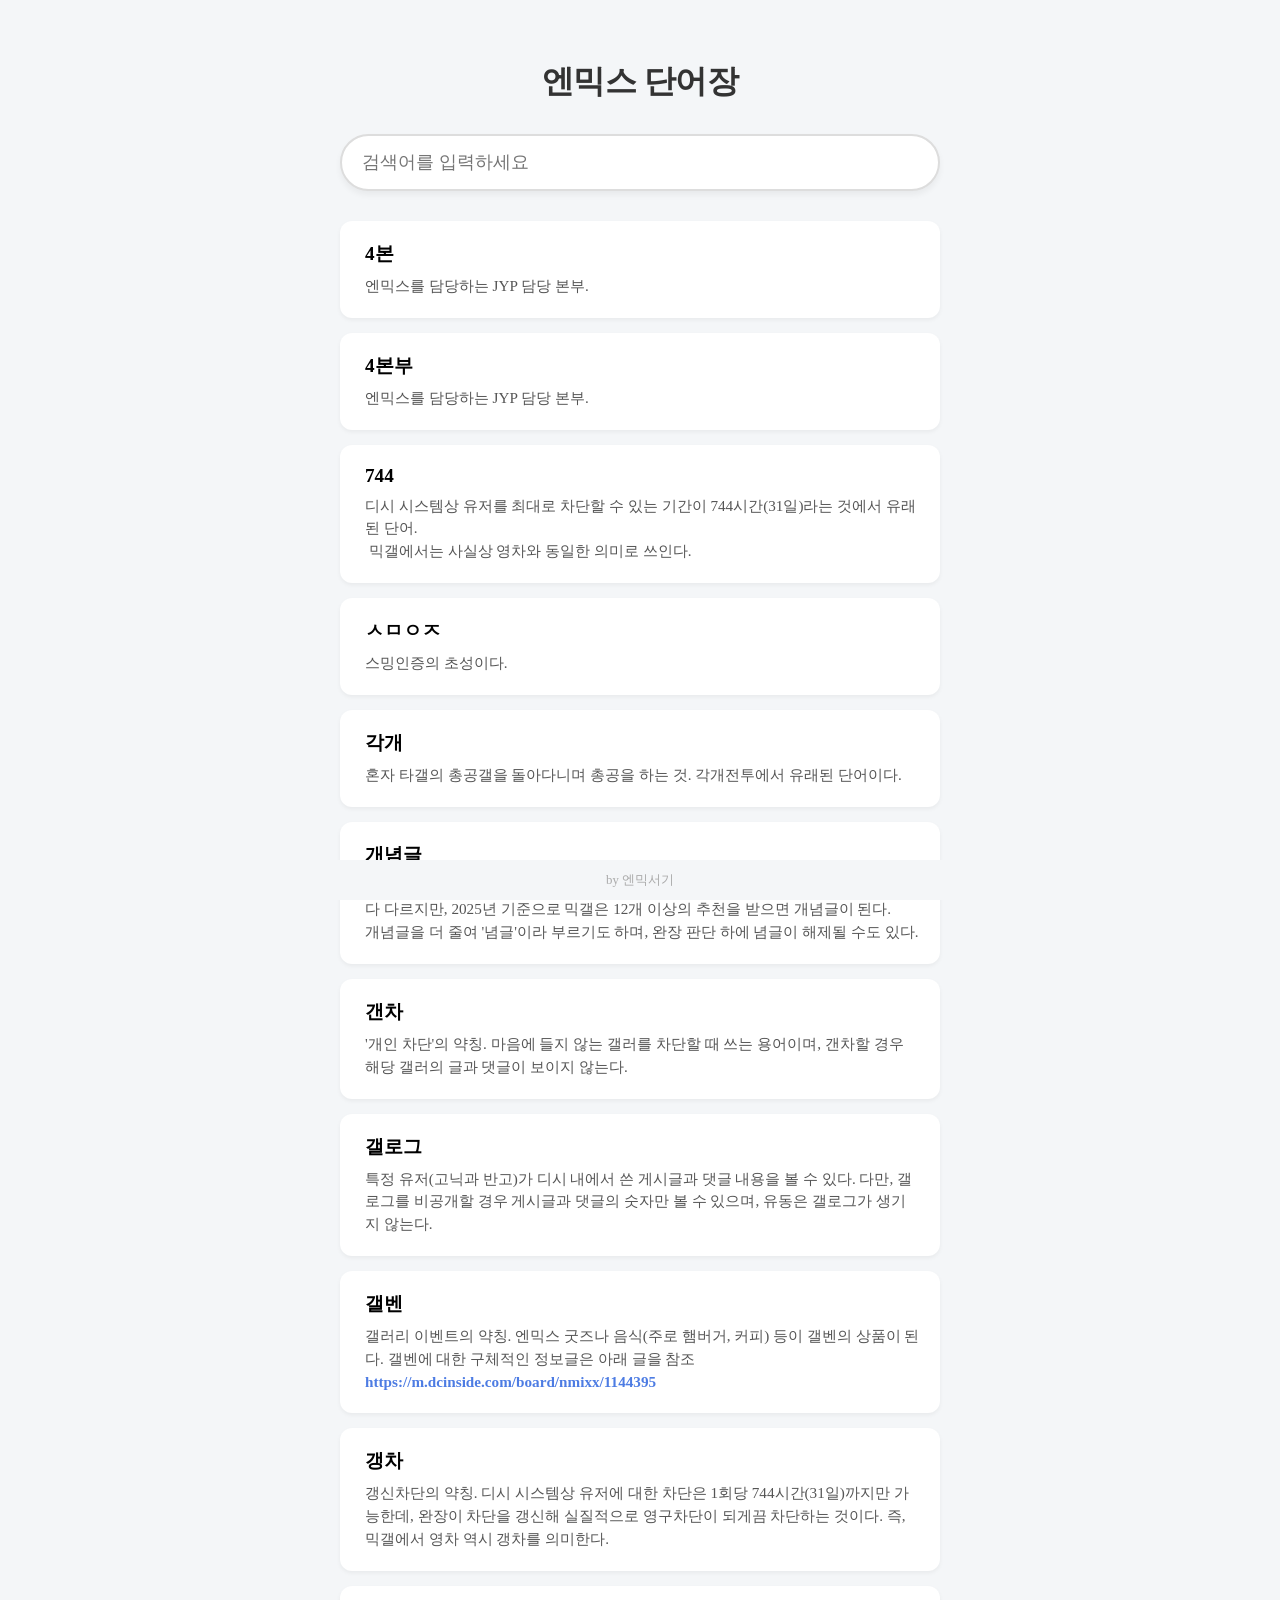
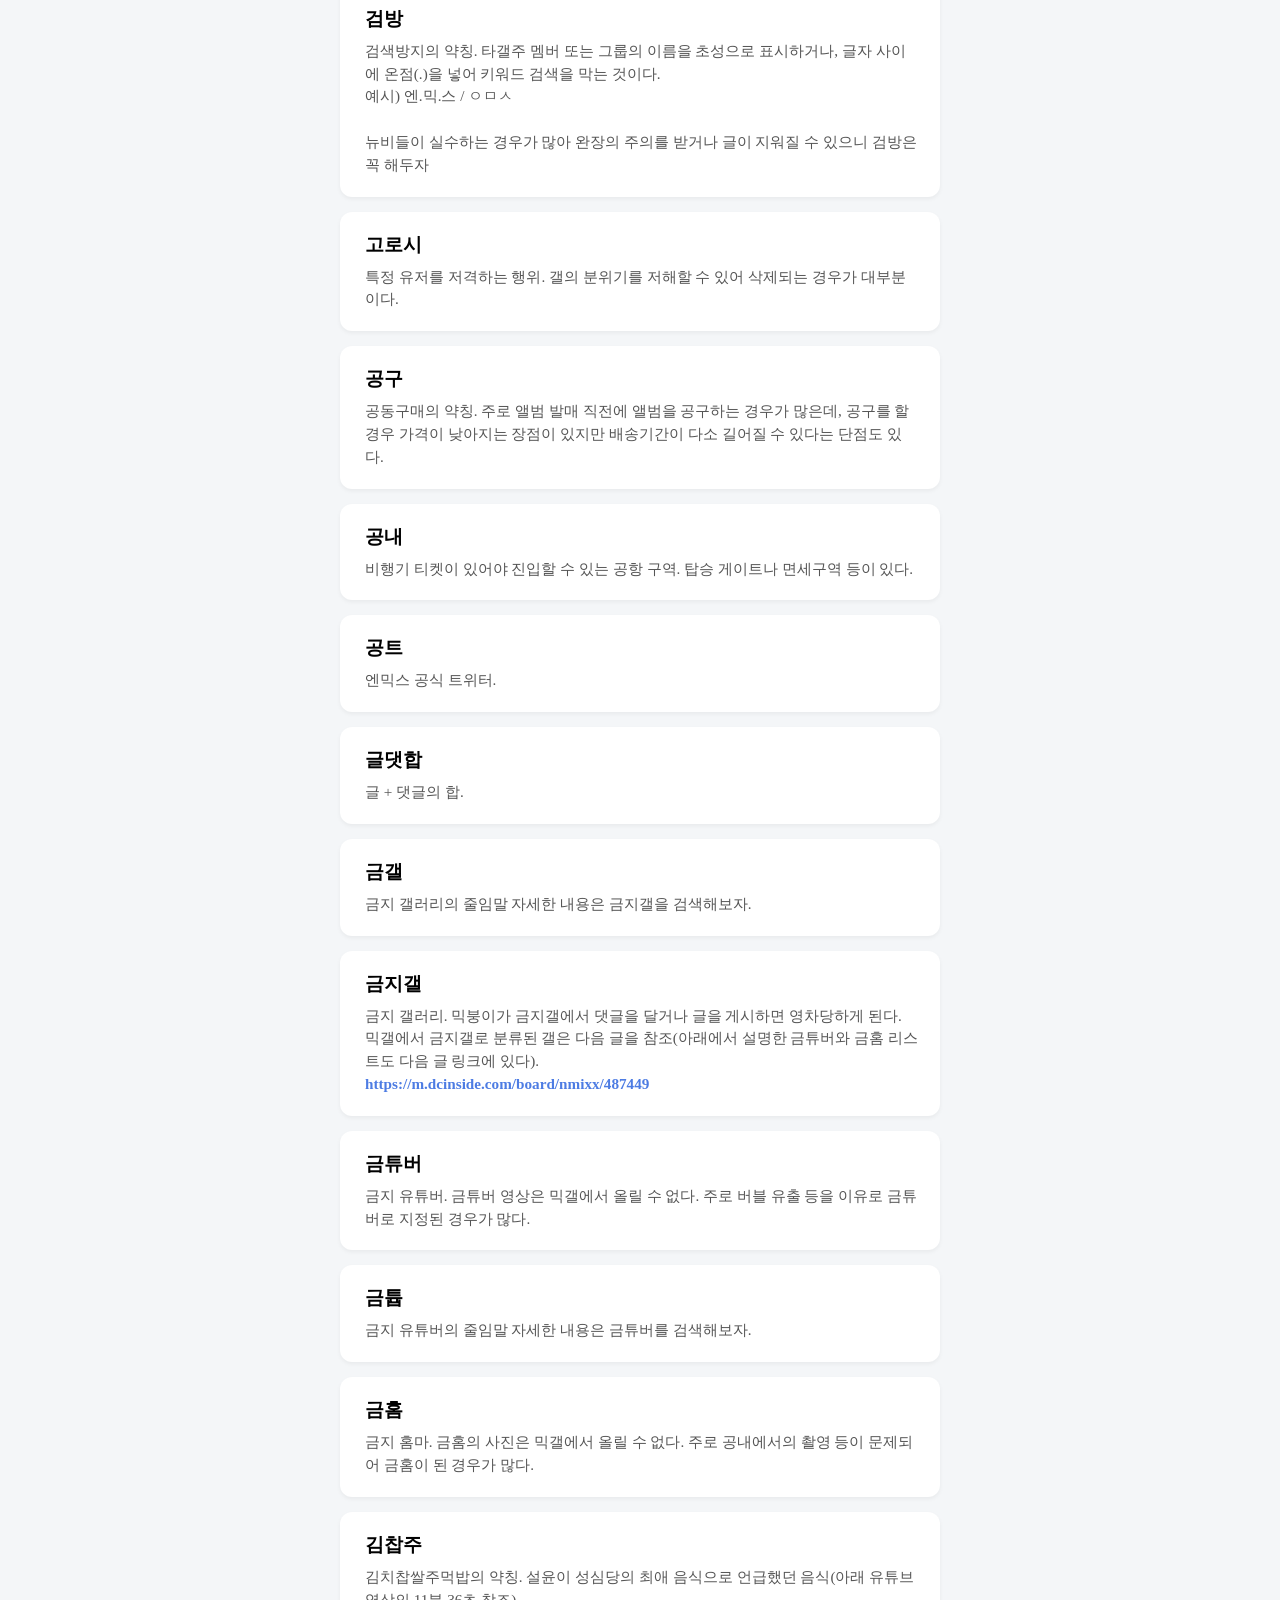
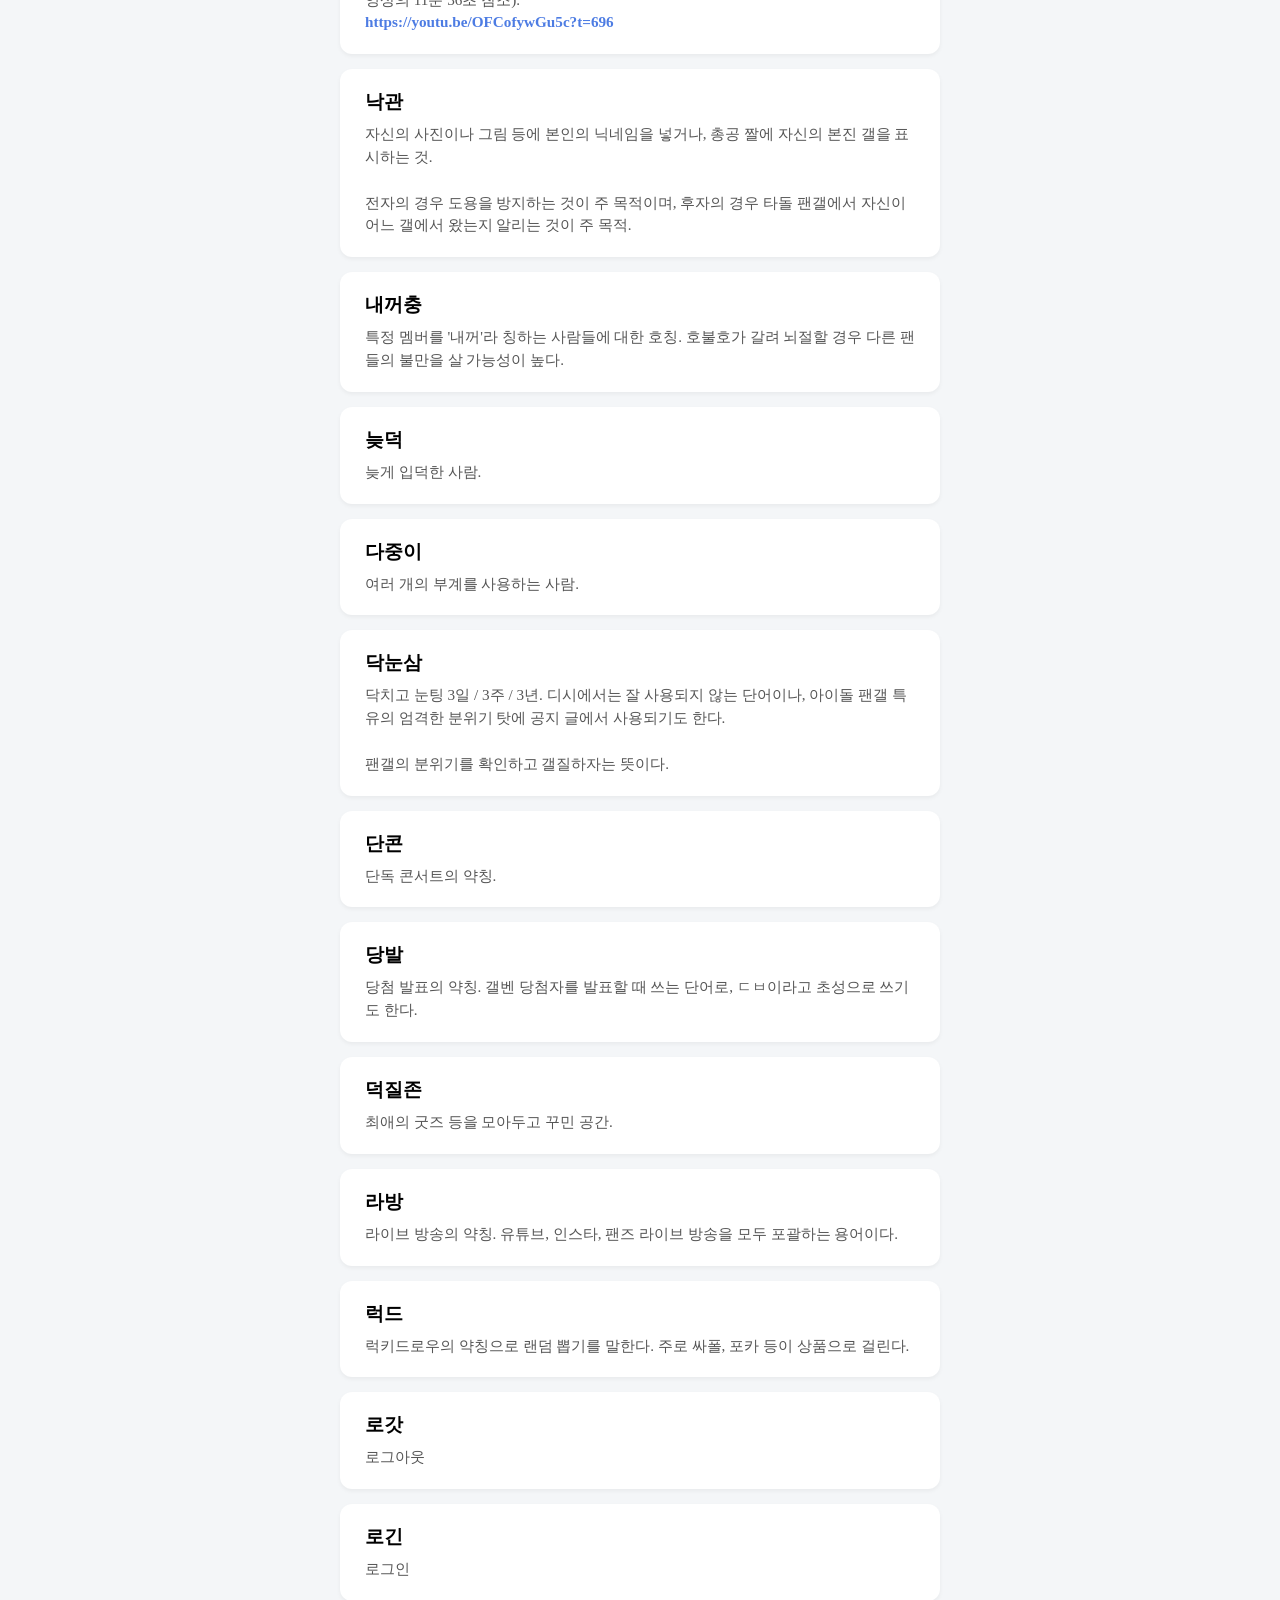
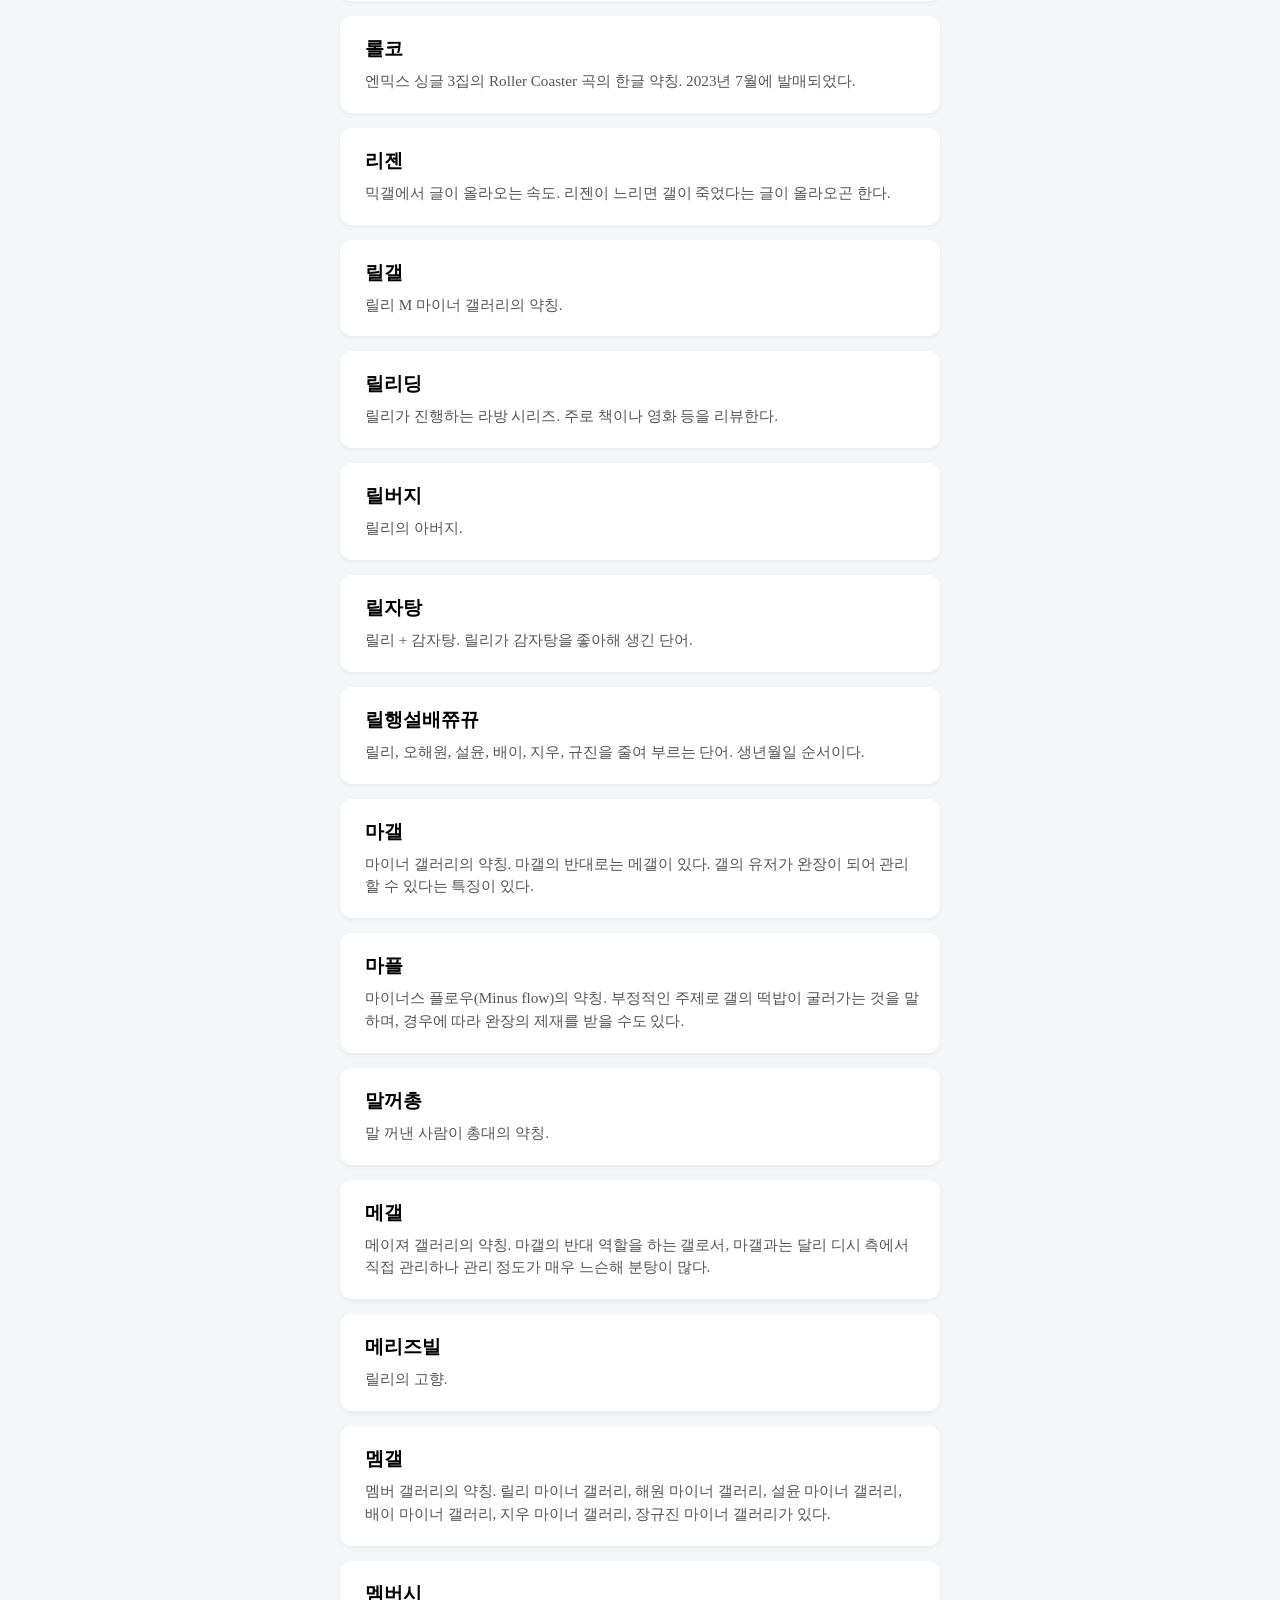
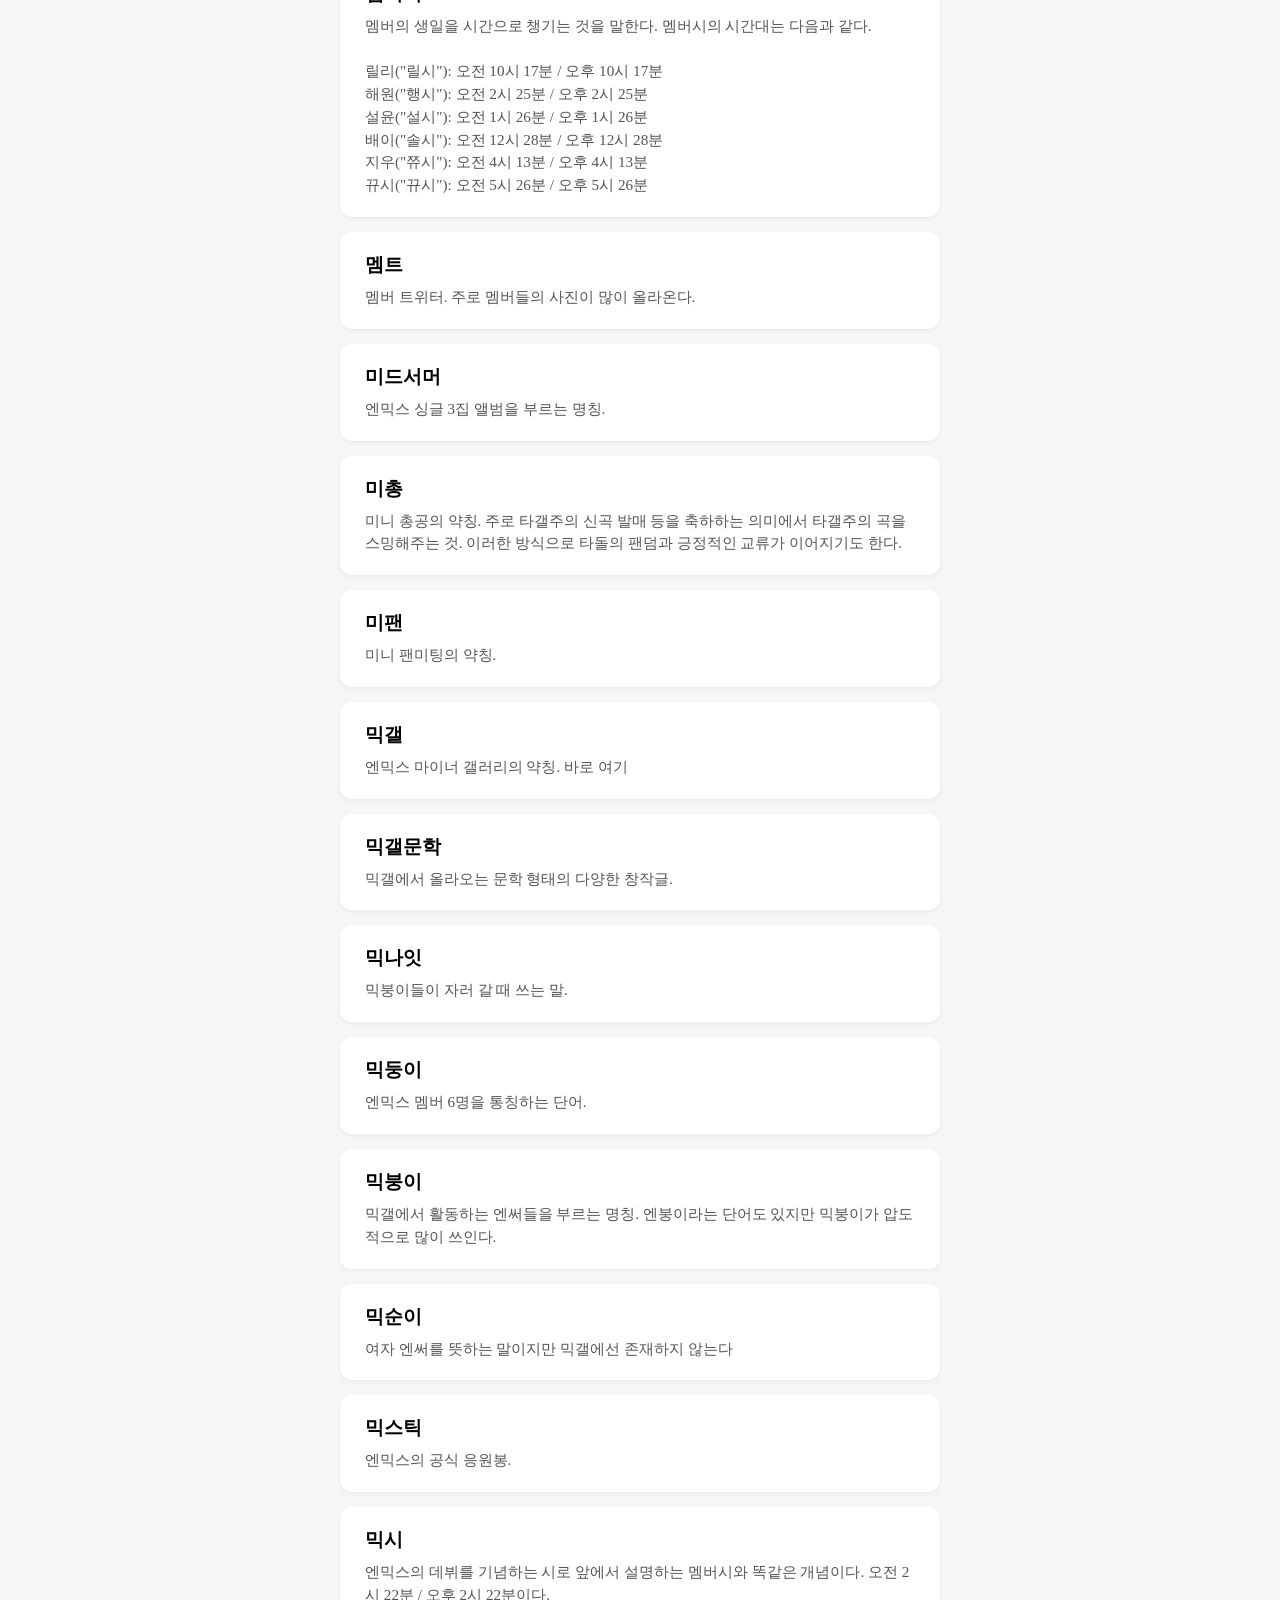
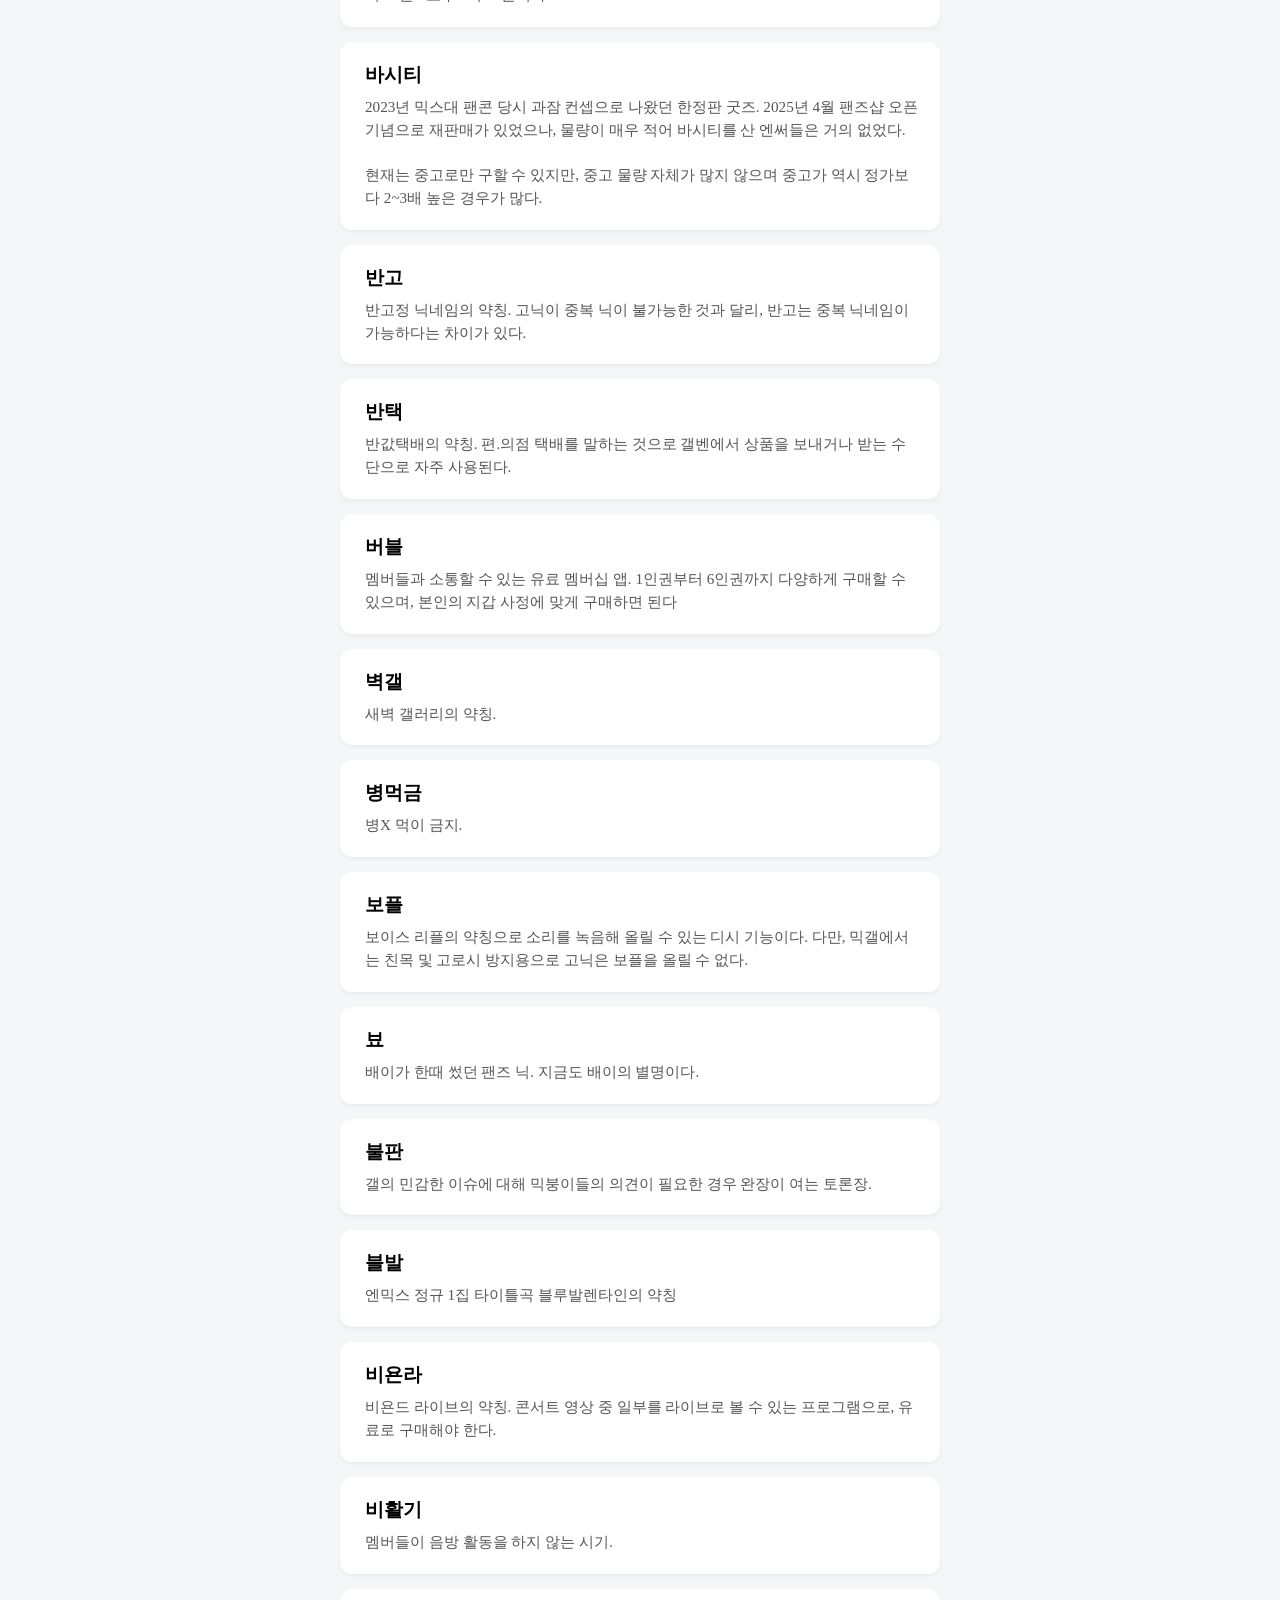
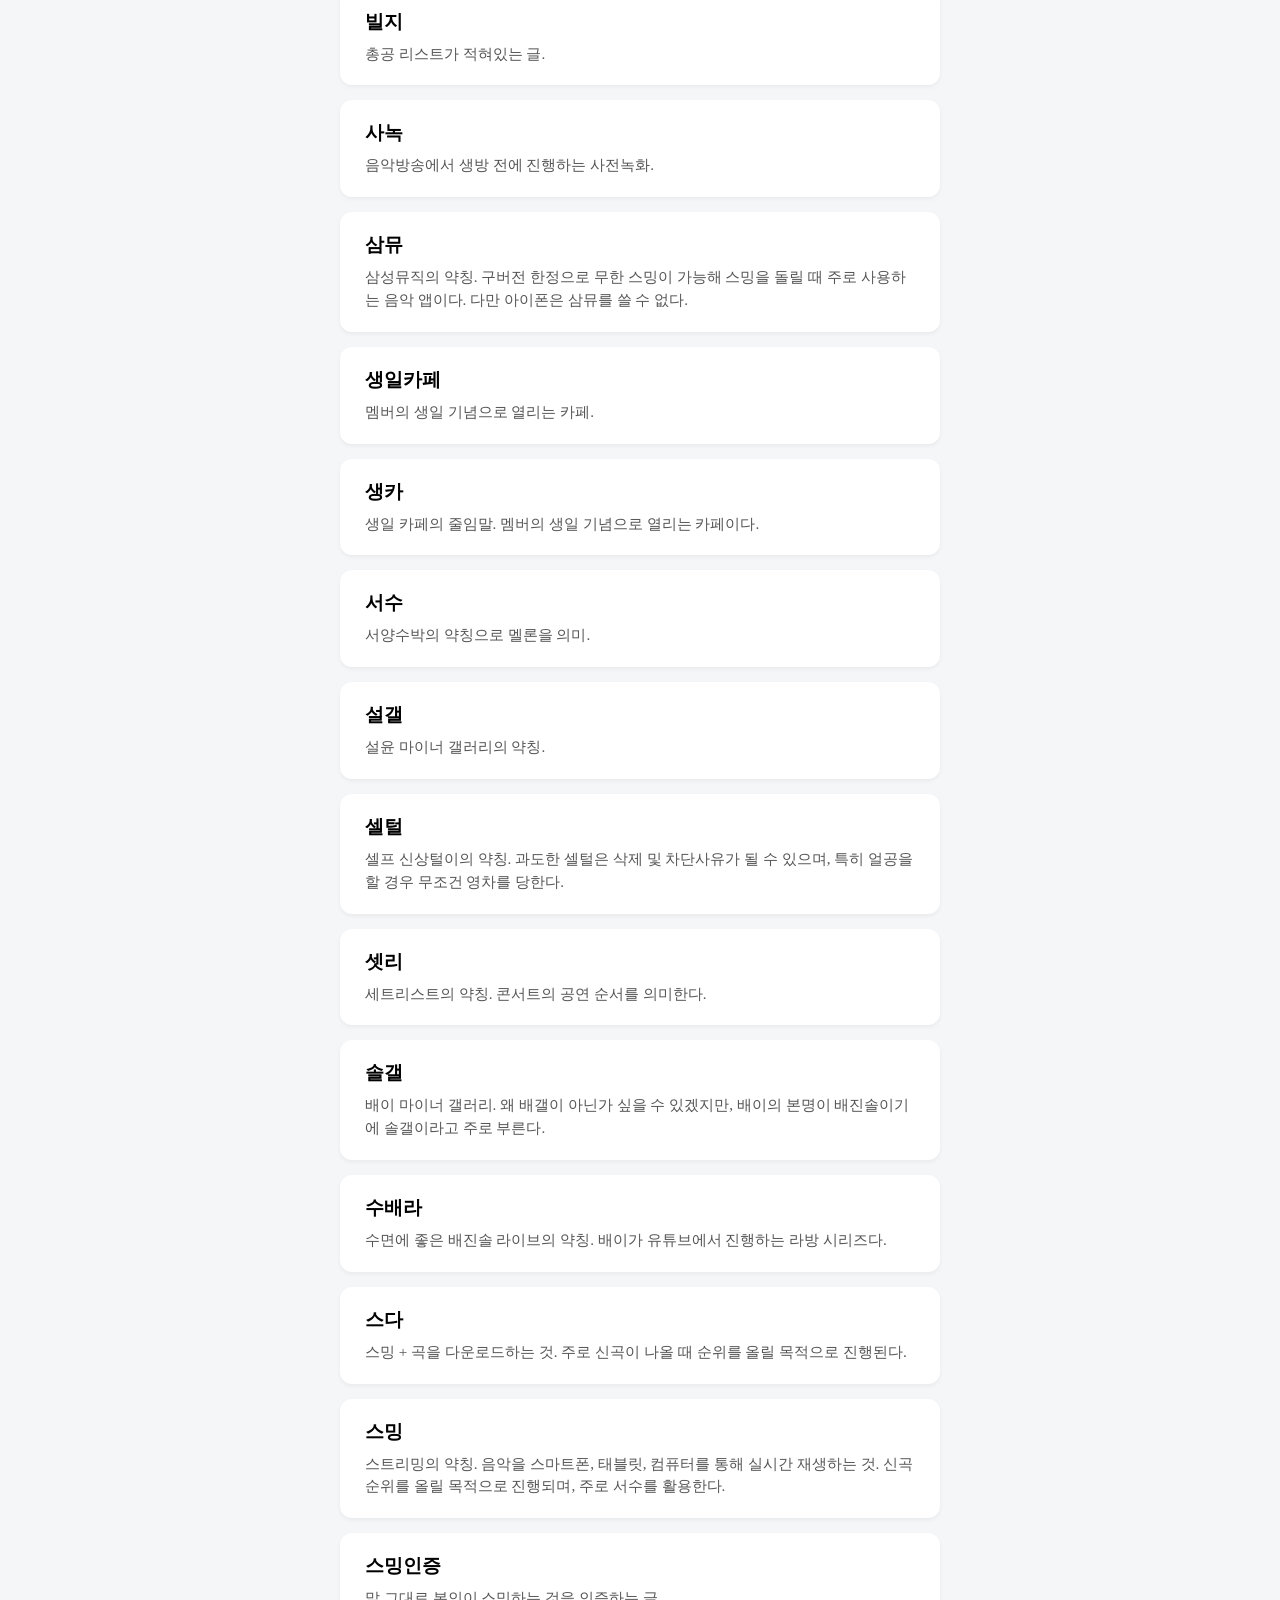
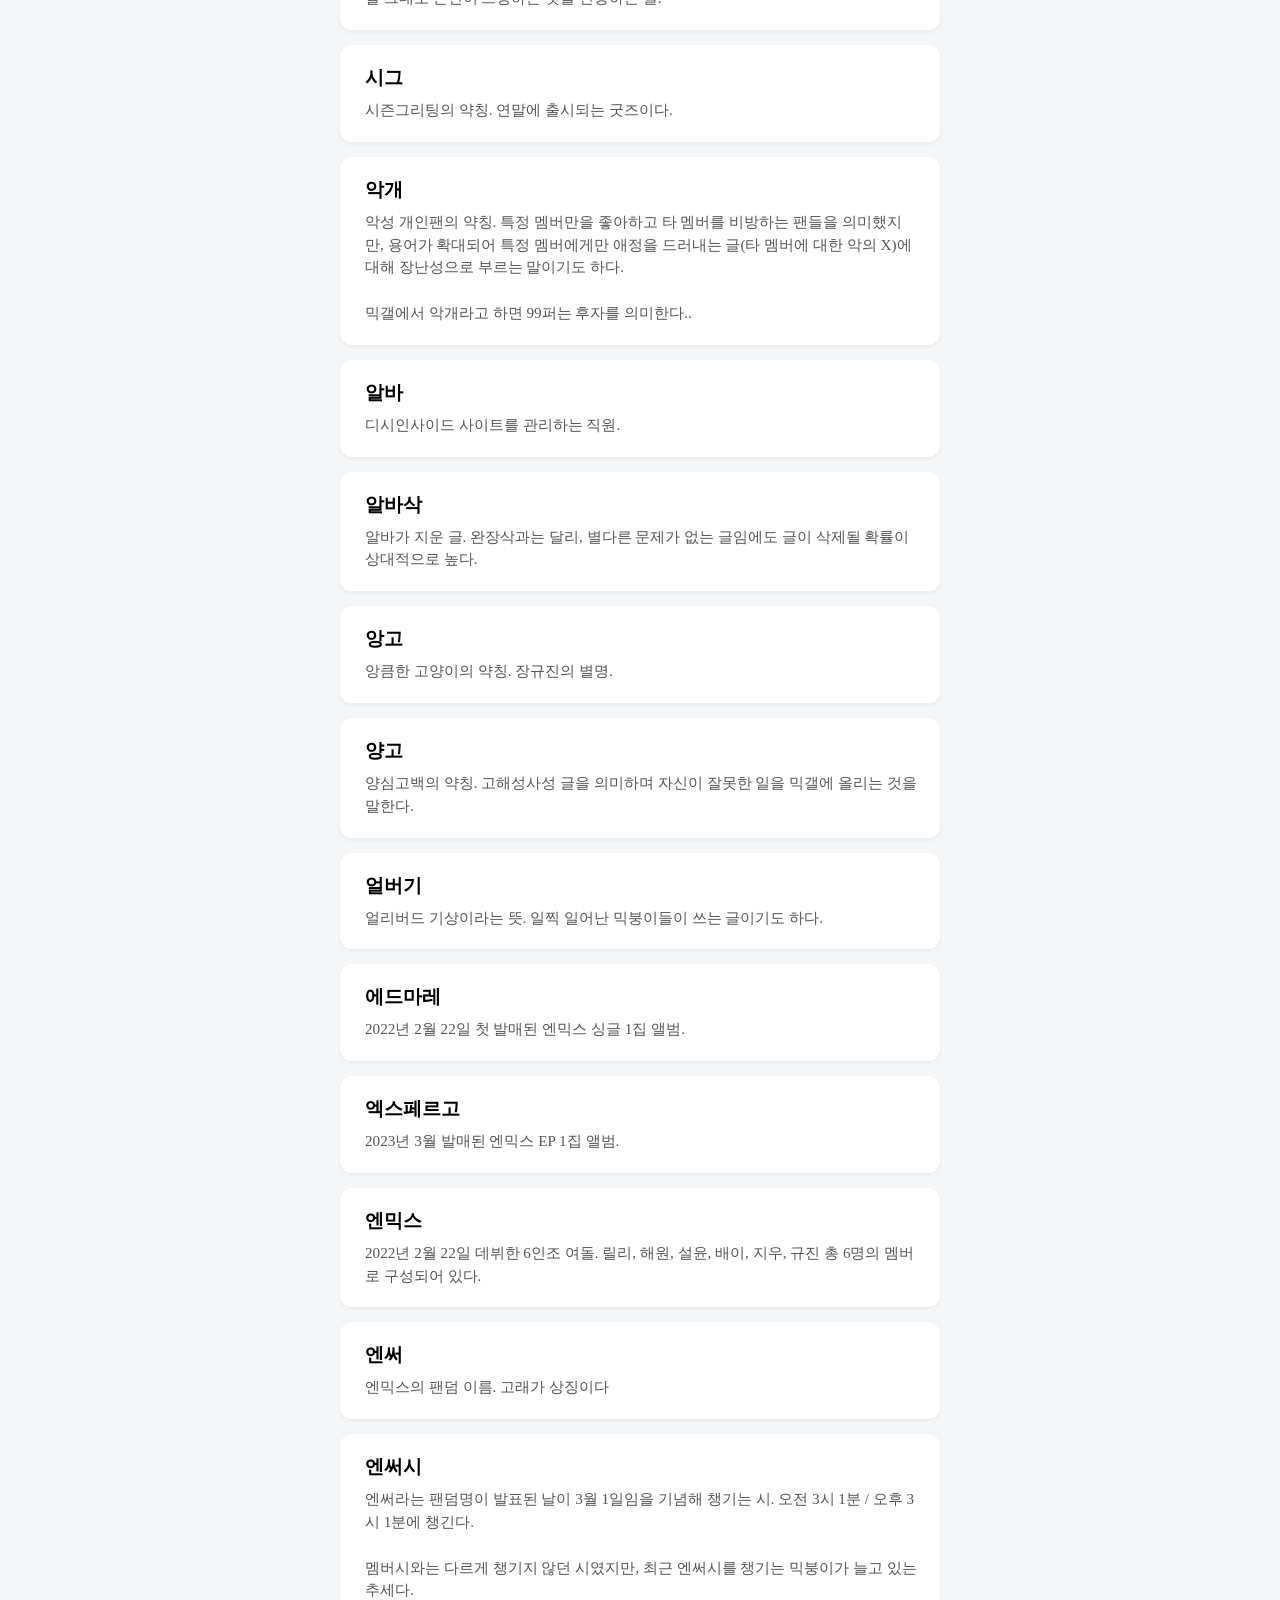
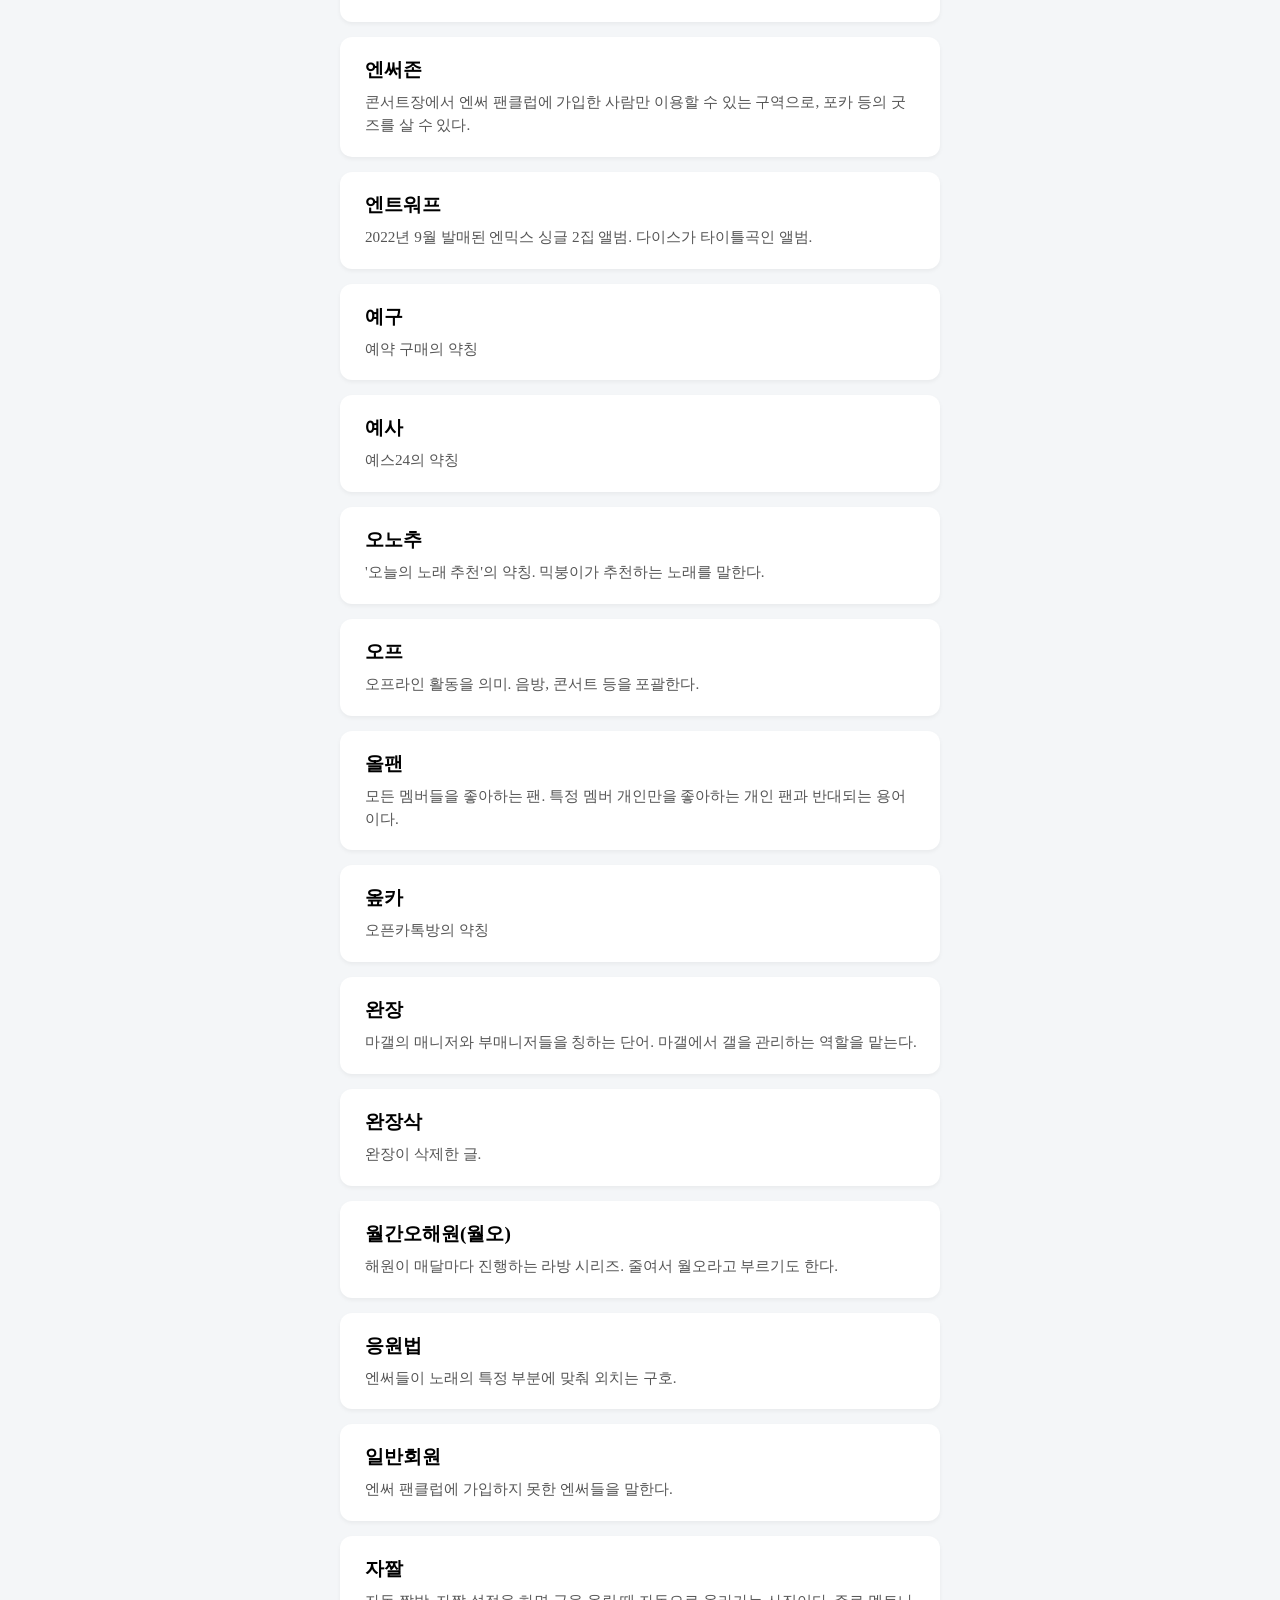
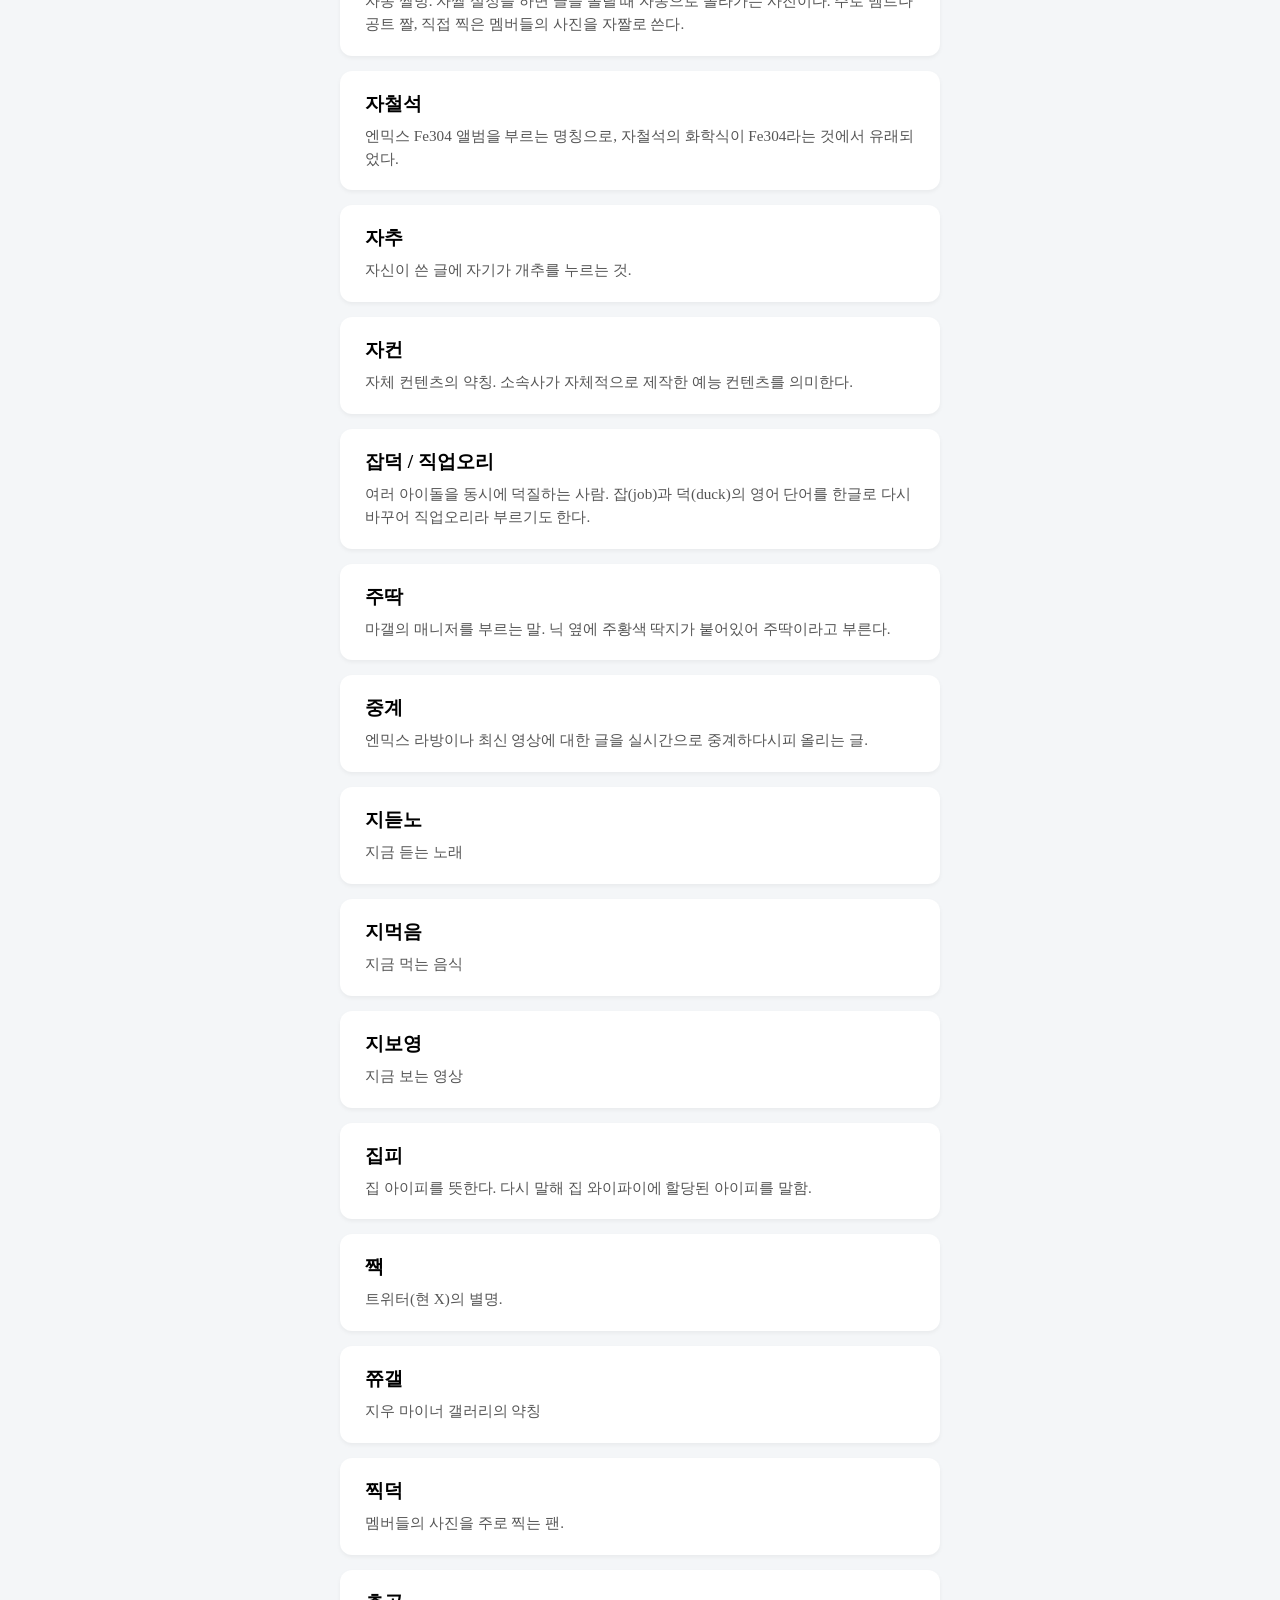
<file: word.html>
<!DOCTYPE html>
<html lang="ko">
<head>
    <meta charset="UTF-8">
    <meta name="viewport" content="width=device-width, initial-scale=1.0">
    <title>NMIXXER - 단어장</title>
    <link rel="stylesheet" href="static/style.css">
    <link rel="stylesheet" href="static/word.css">
</head>
<body>

    <div class="container word-layout">
        <h1>엔믹스 단어장</h1>
        
        <div class="search-wrapper">
            <input type="text" id="searchInput" placeholder="검색어를 입력하세요">
        </div>

        <div id="resultContainer" class="result-list">
            <div class="info-message">데이터를 불러오는 중...</div>
        </div>
    </div>

    <div class="footer">by 엔믹서기</div>

    <script src="static/script.js"></script>
    <script src="static/word.js"></script>

</body>
</html>
</file>
<file: static/style.css>
/* =========================================
   1. 기본 설정 (Variables & Reset)
   ========================================= */
:root {
    /* 통합 컬러: 차분한 블루 (#4D7CE3) */
    --primary: #4D7CE3; 
    --bg: #f4f6f8;
    --card-bg: #ffffff;
    --text-color: #333;
    --gray-light: #eee;
    --link-color: #007bff;
    --tag-bg: #f8f9fa; /* 태그 배경색 추가 */
}

body {
    font-family: 'Pretendard';
    background-color: var(--bg);
    margin: 0;
    padding: 20px;
    color: var(--text-color);
    padding-bottom: 80px; /* 하단 푸터/플로팅바 공간 확보 */
    box-sizing: border-box;
}

h1 {
    text-align: center;
    color: #333;
    margin-bottom: 30px;
    font-size: 2rem;
    font-weight: 800;
    letter-spacing: -0.5px;
}

/* =========================================
   2. 레이아웃 & 공통 컴포넌트
   ========================================= */
.container {
    margin: 0 auto;
    /* 기본 폭 설정 */
    max-width: 1000px; 
}

/* 페이지별 컨테이너 폭 조절 (상황에 따라 사용) */
.container.main-layout { max-width: 800px; min-height: 80vh; display: flex; flex-direction: column; justify-content: center; margin-top: 40px; }
.container.shop-layout { max-width: 800px; margin-top: 40px;}
.container.word-layout { max-width: 600px; margin-top: 40px;}

/* 구분선 */
.divider { border: 0; border-top: 1px dashed #ddd; margin: 20px 0; }

/* --- 공통 검색창 스타일 --- */
.search-wrapper {
    position: relative;
    margin-bottom: 30px;
    max-width: 600px;
    margin-left: auto;
    margin-right: auto;
}

/* input[type="text"] 공통 스타일로 통합 */
input[type="text"] {
    width: 100%;
    padding: 16px 20px;
    font-size: 1.1rem;
    border: 2px solid #ddd;
    border-radius: 50px;
    outline: none;
    box-shadow: 0 4px 6px rgba(0,0,0,0.05);
    transition: all 0.3s;
    box-sizing: border-box;
}

input[type="text"]:focus {
    border-color: var(--primary);
    box-shadow: 0 4px 12px rgba(77, 124, 227, 0.2);
}

/* --- 공통 버튼 스타일 --- */
.btn-reset {
    margin-left: auto; 
    background: #f0f0f0; 
    border: none; 
    padding: 6px 12px;
    border-radius: 6px; 
    cursor: pointer; 
    font-size: 0.8rem; 
    color: #666;
    transition: background 0.2s;
}
.btn-reset:hover { background: #e0e0e0; }

.btn-add {
    margin-top: auto; 
    width: 100%; 
    padding: 10px;
    background-color: #333; 
    color: white; 
    border: none;
    border-radius: 8px; 
    cursor: pointer; 
    font-weight: 600; 
    transition: background-color 0.2s;
}
.btn-add:hover { background-color: var(--primary); }

/* --- 공통 푸터 --- */
.footer {
    position: fixed;       
    bottom: 0;             
    left: 0;
    width: 100%;
    height: 40px;          
    line-height: 40px;    
    text-align: center;
    font-size: 0.8rem;
    color: #aaa;            
    background-color: var(--bg); 
    z-index: 9999;         
}


/* =========================================
   3. 필터 & 태그 & 날짜 (검색 페이지용)
   ========================================= */
.filter-section {
    background: white; 
    padding: 25px; 
    border-radius: 16px;
    margin-bottom: 30px; 
    box-shadow: 0 2px 8px rgba(0,0,0,0.03);
}

.filter-group { margin-bottom: 20px; }
.filter-group:last-child { margin-bottom: 0; }

.filter-label {
    font-size: 0.85rem; 
    font-weight: 800; 
    color: #444;
    text-transform: uppercase; 
    letter-spacing: 0.5px;
    margin-bottom: 10px; 
    display: block;
}

/* 아코디언 스타일 */
.accordion-container {
    display: flex; 
    flex-direction: column; 
    gap: 10px;
}

.category-item {
    border: 1px solid #eee; 
    border-radius: 8px; 
    overflow: hidden;
}

.category-header {
    background: #fff; 
    padding: 12px 16px; 
    cursor: pointer;
    font-size: 0.95rem; 
    font-weight: 700; 
    color: #555;
    display: flex; 
    justify-content: space-between; 
    align-items: center;
    transition: background 0.2s;
}
.category-header:hover { background: #f9f9f9; color: var(--primary); }
.category-header::after {
    content: '▼'; 
    font-size: 0.7rem; 
    color: #999; 
    transition: transform 0.3s;
}
.category-item.active .category-header::after { transform: rotate(180deg); }

.category-content {
    display: none; 
    padding: 15px; 
    background: #fafafa; 
    border-top: 1px solid #eee;
}
.category-item.active .category-content { display: block; }

/* 태그 버튼 */
.tag-container { display: flex; flex-wrap: wrap; gap: 8px; }

.tag-btn {
    padding: 6px 14px; 
    border-radius: 20px; 
    border: 1px solid #e0e0e0;
    background: var(--tag-bg); 
    color: #555; 
    cursor: pointer;
    font-size: 0.85rem; 
    font-weight: 500; 
    transition: all 0.2s;
}
.tag-btn:hover { border-color: var(--primary); color: var(--primary); background: white; }
.tag-btn.active {
    background: var(--primary); 
    color: white; 
    border-color: var(--primary);
    font-weight: 600; 
    box-shadow: 0 2px 6px rgba(77, 124, 227, 0.3);
}

/* Shorts 태그 포인트 */
.tag-btn.shorts-tag { border-color: #ff0000; color: #ff0000; background: #fff0f0; }
.tag-btn.shorts-tag.active { background: #ff0000; color: white; }

/* 날짜 입력 */
.date-container { display: flex; align-items: center; gap: 10px; flex-wrap: wrap; }

input.date-input {
    width: 150px; 
    padding: 10px 14px; 
    border: 1px solid #ddd;
    border-radius: 8px; 
    font-family: 'Pretendard', sans-serif;
    color: #555;
    outline: none; 
    font-size: 0.95rem; 
    text-align: center;
    background: #fff;
}
input.date-input:focus { border-color: var(--primary); }
.date-separator { color: #999; font-weight: bold; }

/* 검색 결과 정보 */
.result-info {
    display: flex; 
    justify-content: flex-end; 
    margin-bottom: 15px;
    font-weight: 600; 
    color: #555; 
    font-size: 0.95rem;
}
.result-count-num { color: var(--primary); margin-left: 4px; font-weight: 700; }


/* =========================================
   8. 반응형 (Media Queries)
   ========================================= */
@media (max-width: 600px) {
    /* 모바일에서는 그리드를 1열로 변경 */
    .video-grid, .product-grid {
        grid-template-columns: repeat(auto-fill, minmax(100%, 1fr)); 
    }
    .container { padding: 0 10px; }
}
</file>
<file: static/word.css>
.result-list {
    list-style: none;
    padding: 0;
    margin: 0;
}

/* 용어집 카드 스타일 */
.result-list .card {
    background: var(--card-bg);
    border-radius: 12px;
    padding: 20px;
    margin-bottom: 15px;
    box-shadow: 0 2px 4px rgba(0,0,0,0.05);
    border-left: 5px solid transparent; /* 왼쪽 포인트 컬러 */
    transition: transform 0.2s;
}

.result-list .card:hover {
    transform: translateY(-2px);
    border-left-color: var(--primary);
}

.word-title {
    font-size: 1.2rem;
    font-weight: bold;
    color: #000;
    margin-bottom: 8px;
    display: flex;
    justify-content: space-between;
}

.word-desc {
    font-size: 0.95rem;
    color: #555;
    white-space: pre-wrap;
    line-height: 1.5;
    word-break: break-word;
    margin-bottom: 0;
}

.word-desc a {
    color: var(--primary);
    text-decoration: none;
    font-weight: 600;
}
.word-desc a:hover { text-decoration: underline; }

.info-message {
    text-align: center; color: #888; margin-top: 40px; font-size: 1rem;
}
</file>
